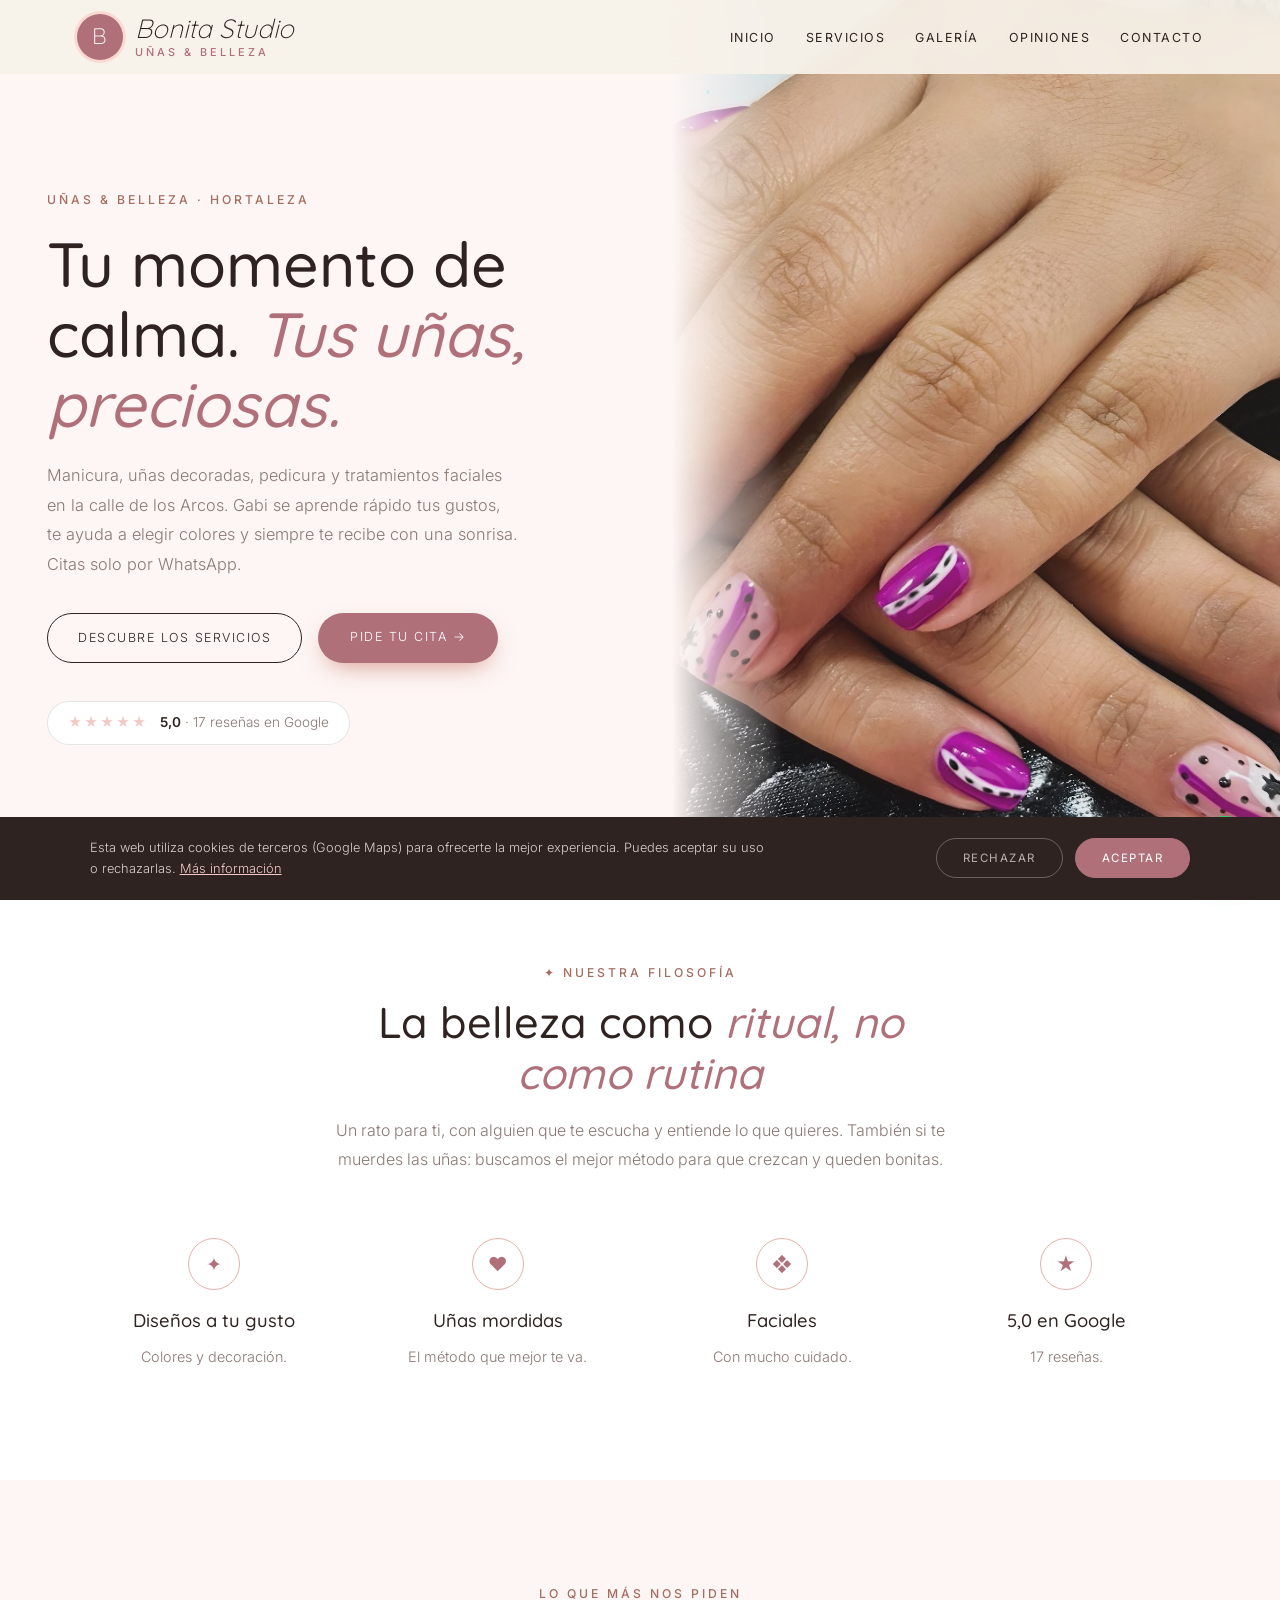
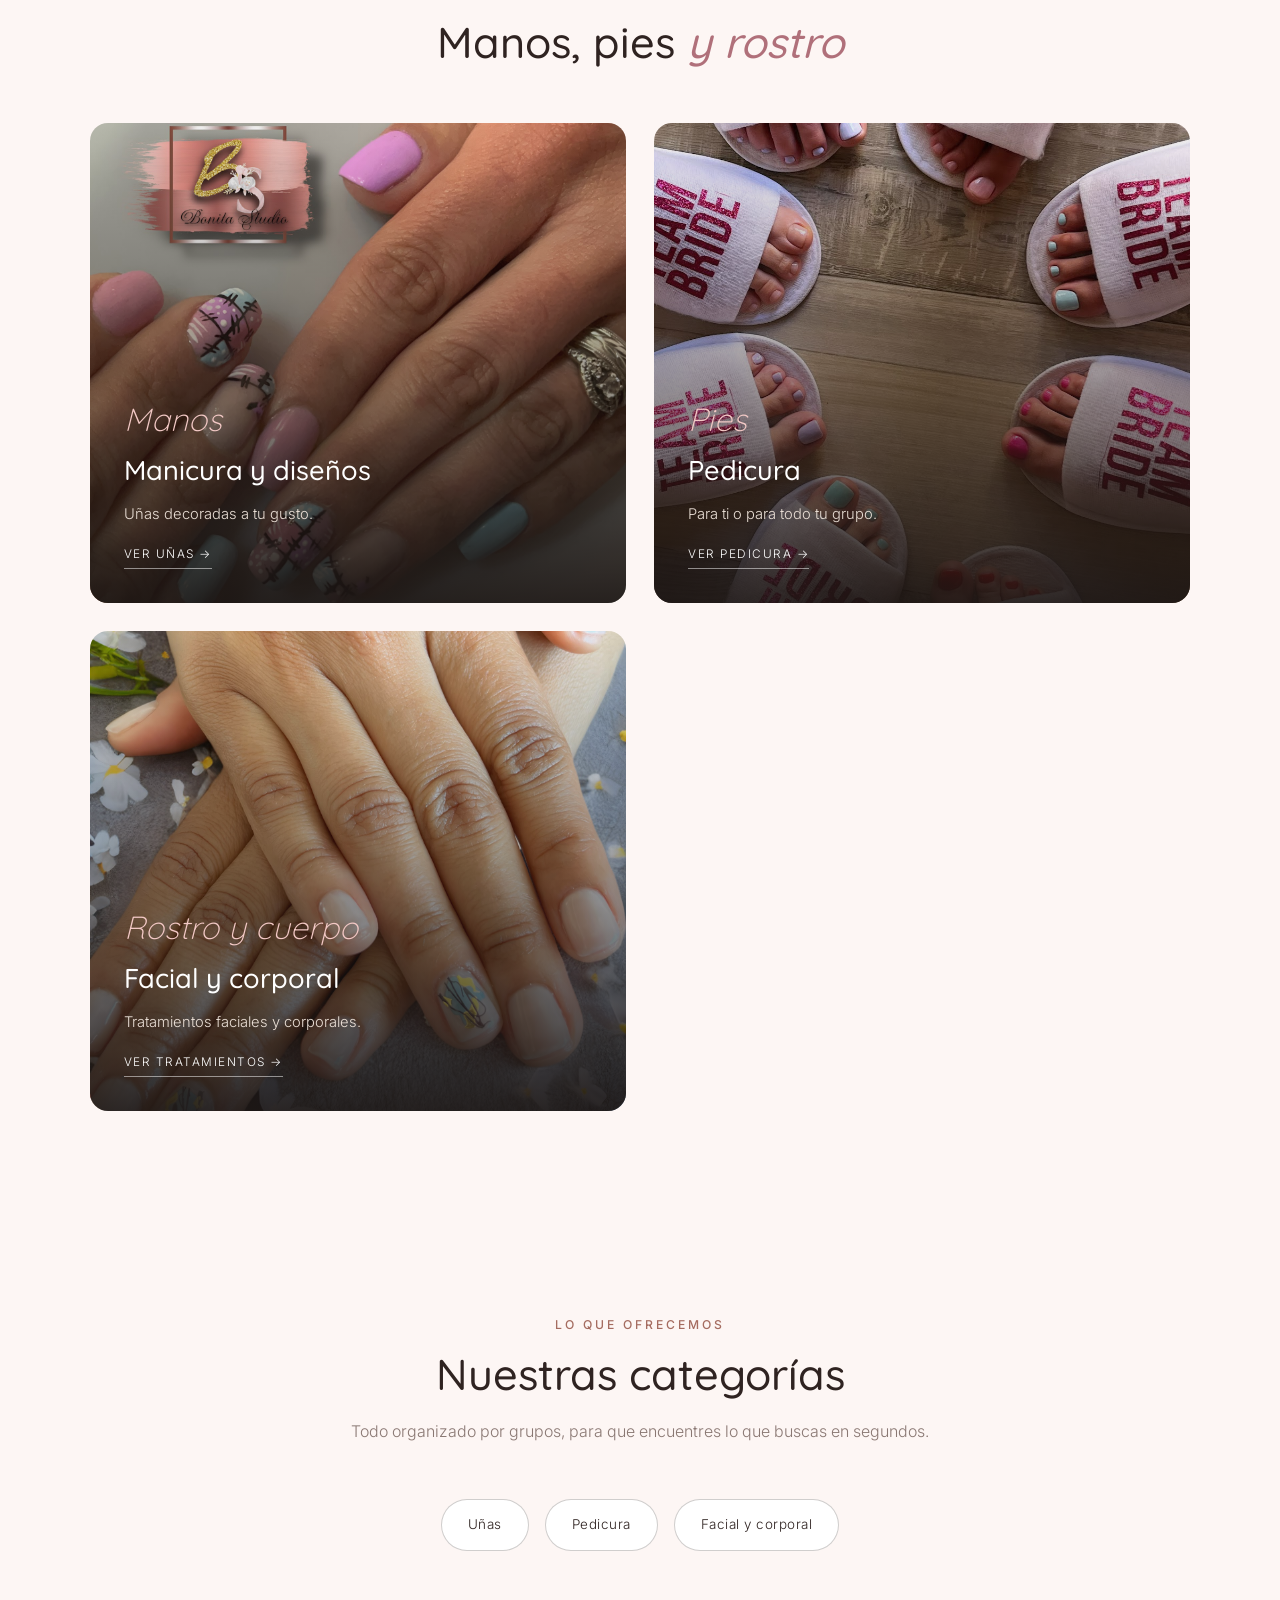
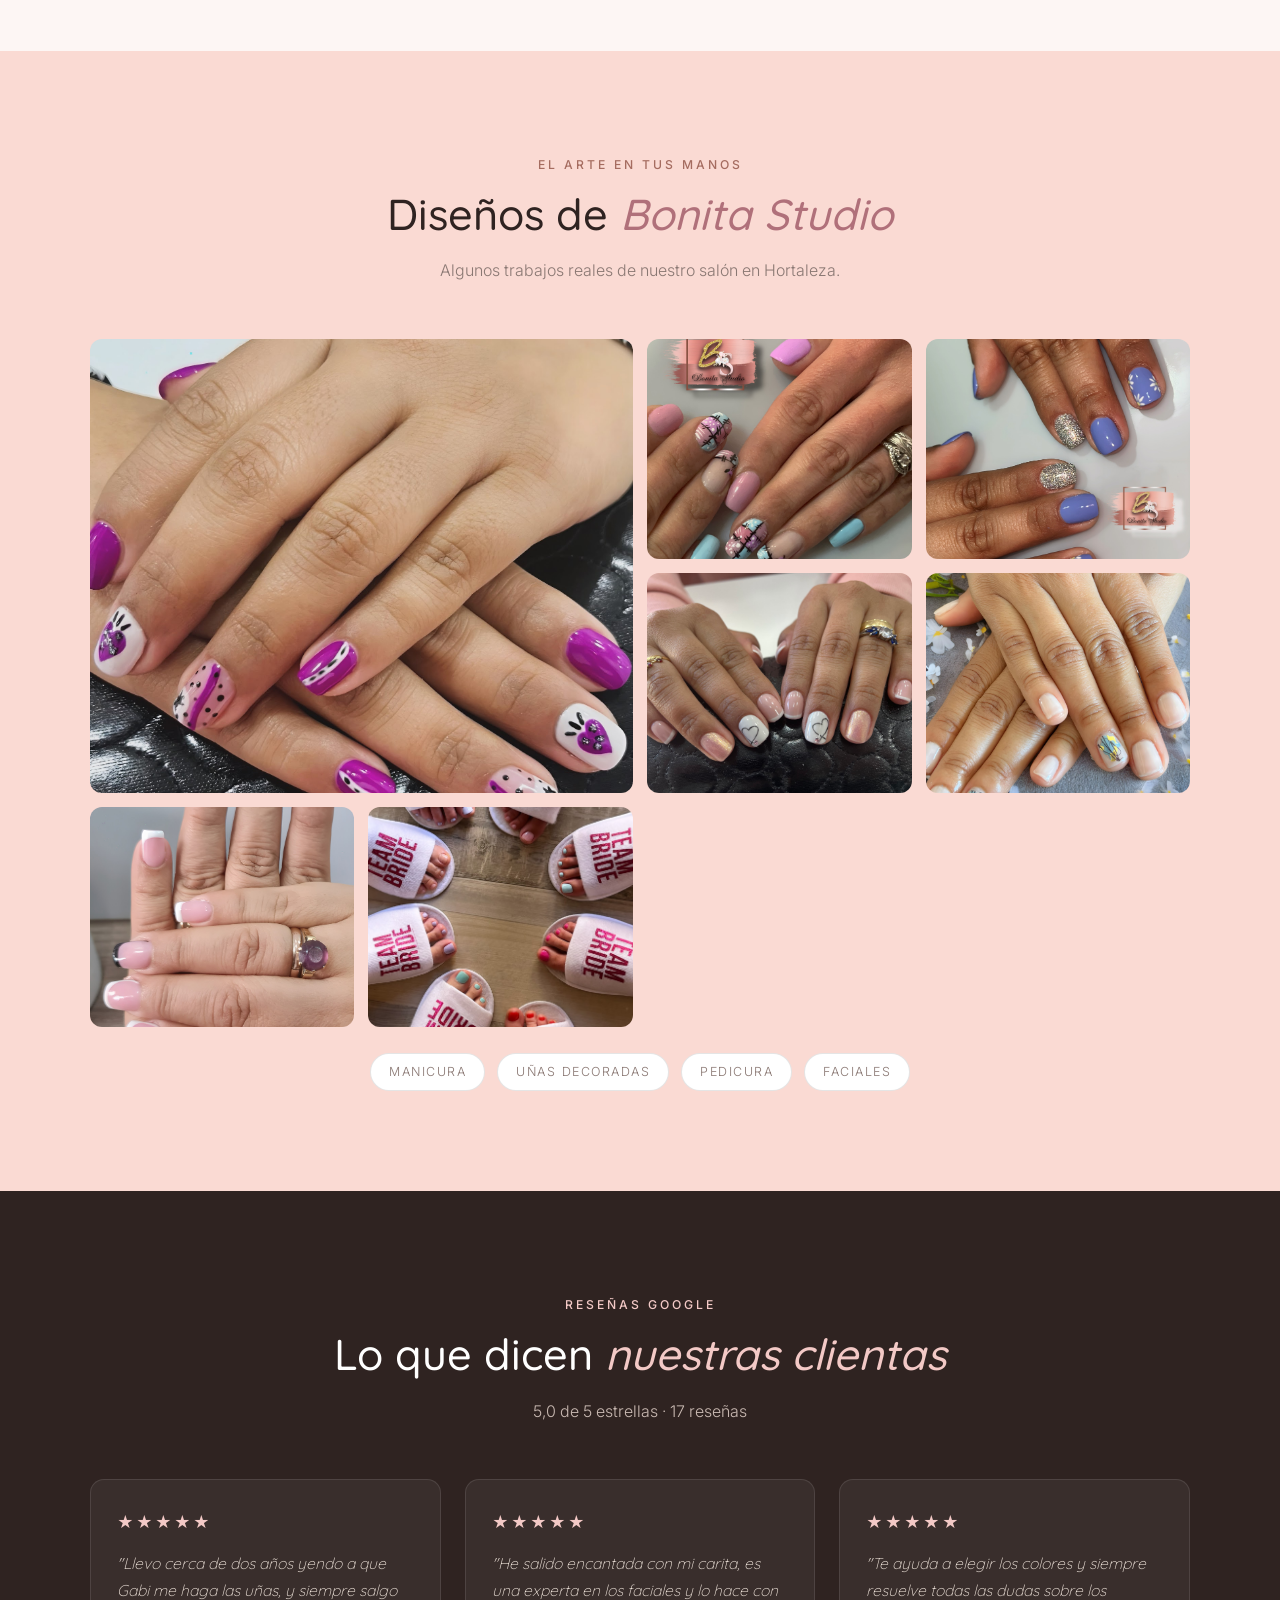
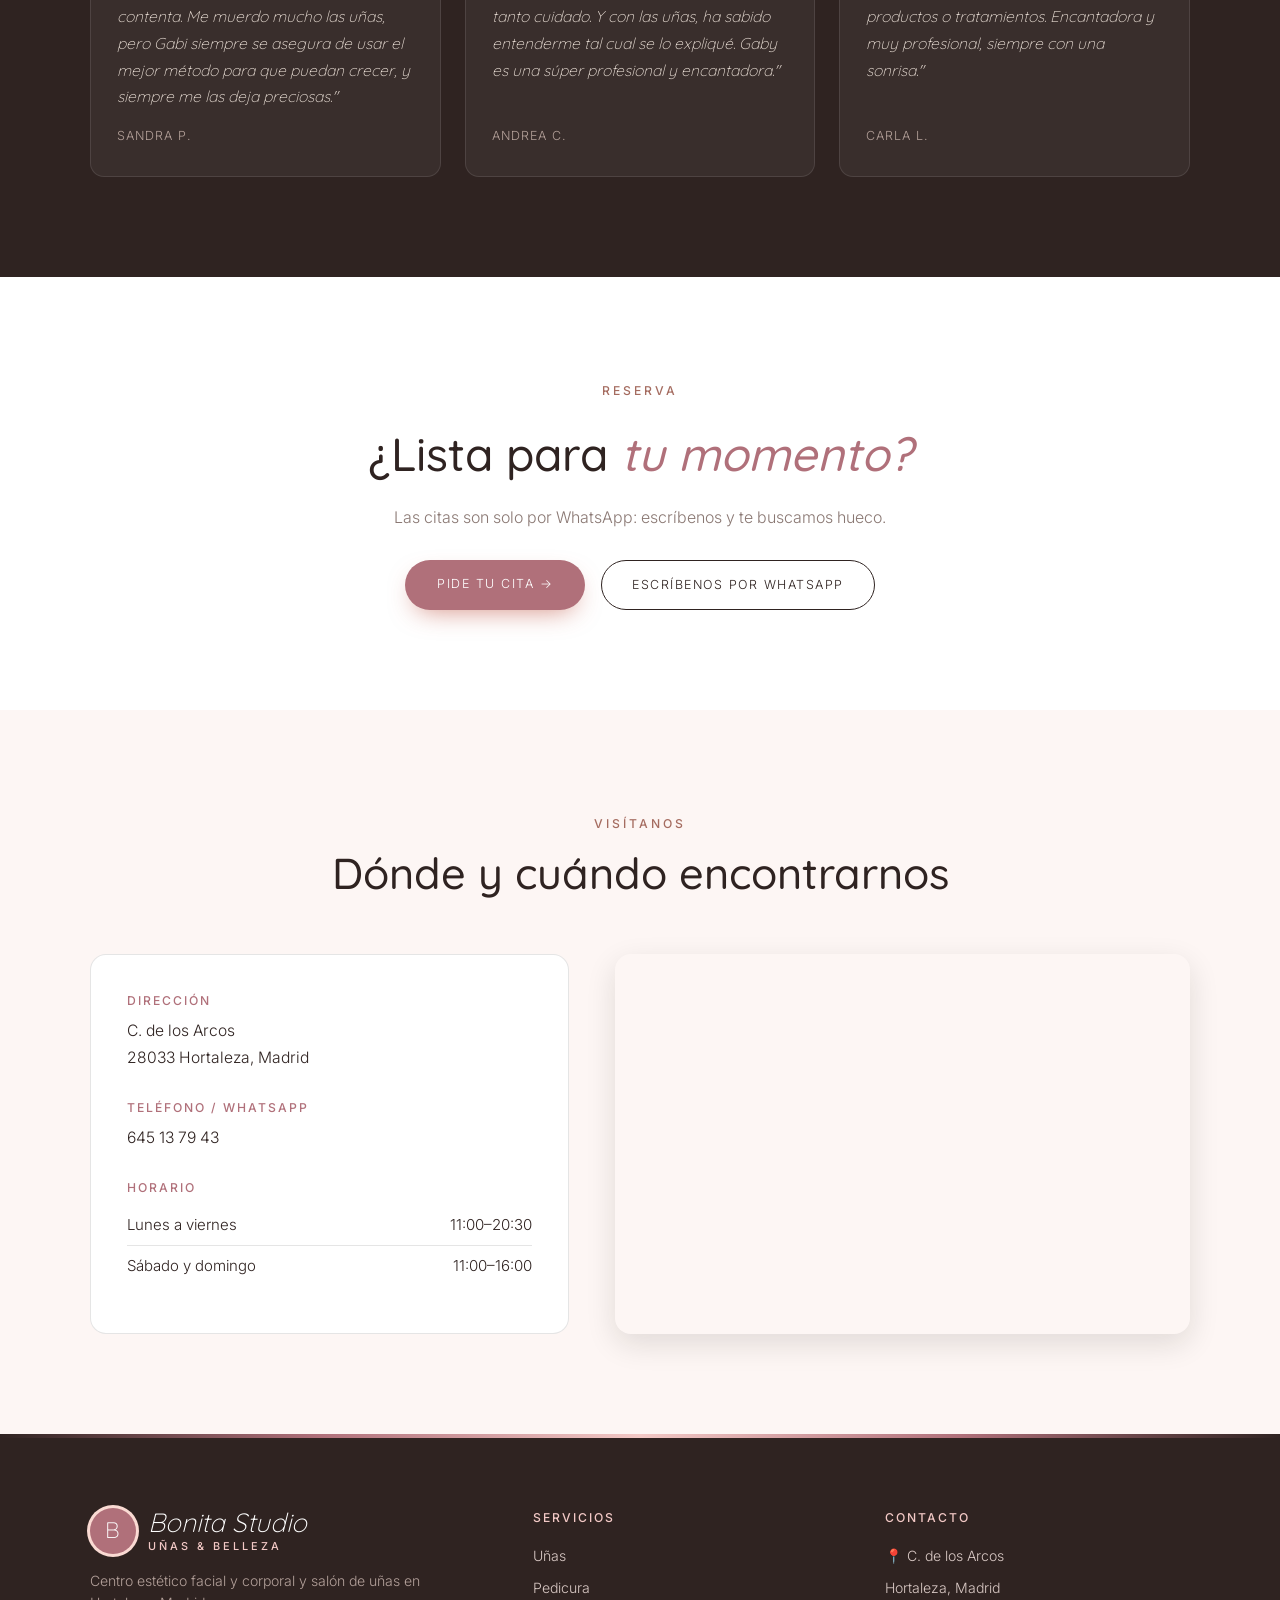
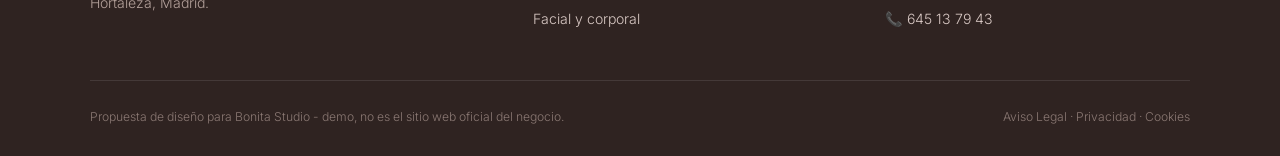
<file: index.html>
<!DOCTYPE html>
<html lang="es">
<head>
<meta charset="UTF-8">
<meta name="viewport" content="width=device-width, initial-scale=1.0">
<title>Bonita Studio — Salón de uñas y centro estético facial y corporal en Hortaleza</title>
<meta name="description" content="Bonita Studio, centro estético facial y corporal y salón de uñas en C. de los Arcos, Hortaleza (Madrid). Manicura, uñas decoradas, pedicura y tratamientos faciales con Gabi. Citas solo por WhatsApp. 5,0★ con 17 reseñas en Google.">
<meta name="theme-color" content="#2f2321">
<meta property="og:title" content="Bonita Studio · Hortaleza">
<meta property="og:image" content="maps_07.jpg">

<link rel="preconnect" href="https://fonts.googleapis.com"><link rel="preconnect" href="https://fonts.gstatic.com" crossorigin><link href="https://fonts.googleapis.com/css2?family=Quicksand:wght@500;600&family=Inter:wght@300;400;500;600&display=swap" rel="stylesheet">
<link rel="stylesheet" href="styles.css">
</head>
<body>

<header id="header">
  <a href="index.html" class="logo" aria-label="Bonita Studio, inicio"><span class="logo-mark">B</span><span class="logo-text"><span class="script">Bonita Studio</span><small>uñas & belleza</small></span></a>
  <nav id="nav" aria-label="Navegación principal"><ul><li><a href="index.html#inicio">Inicio</a></li><li><a href="servicios.html">Servicios</a></li><li><a href="index.html#galeria">Galería</a></li><li><a href="index.html#opiniones">Opiniones</a></li><li><a href="index.html#contacto">Contacto</a></li></ul></nav><button class="nav-toggle" id="navToggle" aria-label="Abrir menú">☰</button>
</header>

<section class="hero" id="inicio">
  <div class="hero-text">
    <span class="eyebrow">Uñas & belleza · Hortaleza</span>
    <h1>Tu momento de calma. <em>Tus uñas, preciosas.</em></h1>
    <p>Manicura, uñas decoradas, pedicura y tratamientos faciales en la calle de los Arcos. Gabi se aprende rápido tus gustos, te ayuda a elegir colores y siempre te recibe con una sonrisa. Citas solo por WhatsApp.</p>
    <div class="hero-ctas">
      <a href="servicios.html" class="btn-outline">Descubre los servicios</a>
      <a href="https://wa.me/34645137943?text=Hola%2C%20quiero%20pedir%20cita%20en%20Bonita%20Studio" class="btn-solid" target="_blank" rel="noopener">Pide tu cita →</a>
    </div>
    <a class="hero-rating" href="https://www.google.com/maps/search/?api=1&query=Bonita+Studio,+Calle+de+los+Arcos,+Hortaleza,+Madrid" target="_blank" rel="noopener"><span class="stars">★★★★★</span><span><strong>5,0</strong> · 17 reseñas en Google</span></a>
  </div>
  <div class="hero-img"><img src="maps_07.jpg" alt="Uñas decoradas en Bonita Studio, Hortaleza" style="object-position:center 50%;"></div>
</section>

<section class="trust">
  <div class="section-head">
    <span class="eyebrow">✦ Nuestra filosofía</span>
    <h2>La belleza como <em>ritual, no como rutina</em></h2>
    <p>Un rato para ti, con alguien que te escucha y entiende lo que quieres. También si te muerdes las uñas: buscamos el mejor método para que crezcan y queden bonitas.</p>
  </div>
  <div class="trust-grid">
    <div class="trust-card"><span class="trust-ic">✦</span><h3>Diseños a tu gusto</h3><p>Colores y decoración.</p></div>
    <div class="trust-card"><span class="trust-ic">♥</span><h3>Uñas mordidas</h3><p>El método que mejor te va.</p></div>
    <div class="trust-card"><span class="trust-ic">❖</span><h3>Faciales</h3><p>Con mucho cuidado.</p></div>
    <div class="trust-card"><span class="trust-ic">★</span><h3>5,0 en Google</h3><p>17 reseñas.</p></div>
  </div>
</section>

<section class="worlds">
  <div class="section-head">
    <span class="eyebrow">Lo que más nos piden</span>
    <h2>Manos, pies <em>y rostro</em></h2>
  </div>
  <div class="worlds-grid">
    <a href="servicios.html#unas" class="world-card"><img src="maps_03.jpg" alt="Manicura y diseños"><div class="world-text"><span class="script">Manos</span><h3>Manicura y diseños</h3><p>Uñas decoradas a tu gusto.</p><span class="world-link">Ver uñas →</span></div></a>
    <a href="servicios.html#pies" class="world-card"><img src="maps_01.jpg" alt="Pedicura"><div class="world-text"><span class="script">Pies</span><h3>Pedicura</h3><p>Para ti o para todo tu grupo.</p><span class="world-link">Ver pedicura →</span></div></a>
    <a href="servicios.html#facial" class="world-card"><img src="maps_04.jpg" alt="Facial y corporal"><div class="world-text"><span class="script">Rostro y cuerpo</span><h3>Facial y corporal</h3><p>Tratamientos faciales y corporales.</p><span class="world-link">Ver tratamientos →</span></div></a>
  </div>
</section>

<section>
  <div class="section-head">
    <span class="eyebrow">Lo que ofrecemos</span>
    <h2>Nuestras categorías</h2>
    <p>Todo organizado por grupos, para que encuentres lo que buscas en segundos.</p>
  </div>
  <div class="cat-pills">
    <a href="servicios.html#unas" class="cat-pill">Uñas</a>
    <a href="servicios.html#pies" class="cat-pill">Pedicura</a>
    <a href="servicios.html#facial" class="cat-pill">Facial y corporal</a>
  </div>
</section>

<section class="gallery-wrap" id="galeria">
  <div class="section-head">
    <span class="eyebrow">El arte en tus manos</span>
    <h2>Diseños de <em>Bonita Studio</em></h2>
    <p>Algunos trabajos reales de nuestro salón en Hortaleza.</p>
  </div>
  <div class="gallery">
    <figure class="big"><img src="maps_07.jpg" alt="Uñas decoradas en fucsia en Bonita Studio" loading="lazy"></figure>
    <figure><img src="maps_03.jpg" alt="Manicura con diseño de cuadros" loading="lazy"></figure>
    <figure><img src="maps_06.jpg" alt="Uñas lila con flores y brillo" loading="lazy"></figure>
    <figure><img src="maps_05.jpg" alt="Manicura nude con corazones" loading="lazy"></figure>
    <figure><img src="maps_04.jpg" alt="Manicura natural con detalle" loading="lazy"></figure>
    <figure><img src="maps_09.jpg" alt="Francesa" loading="lazy"></figure>
    <figure><img src="maps_01.jpg" alt="Pedicura para una despedida de soltera" loading="lazy"></figure>
  </div>
  <div class="brands"><span>Manicura</span><span>Uñas decoradas</span><span>Pedicura</span><span>Faciales</span></div>
</section>

<section class="reviews-wrap" id="opiniones">
  <div class="section-head">
    <span class="eyebrow">Reseñas Google</span>
    <h2>Lo que dicen <em>nuestras clientas</em></h2>
    <p>5,0 de 5 estrellas · 17 reseñas</p>
  </div>
  <div class="review-grid">
    <div class="review-card"><div class="stars">★★★★★</div><p>"Llevo cerca de dos años yendo a que Gabi me haga las uñas, y siempre salgo contenta. Me muerdo mucho las uñas, pero Gabi siempre se asegura de usar el mejor método para que puedan crecer, y siempre me las deja preciosas."</p><cite>Sandra P.</cite></div>
    <div class="review-card"><div class="stars">★★★★★</div><p>"He salido encantada con mi carita, es una experta en los faciales y lo hace con tanto cuidado. Y con las uñas, ha sabido entenderme tal cual se lo expliqué. Gaby es una súper profesional y encantadora."</p><cite>Andrea C.</cite></div>
    <div class="review-card"><div class="stars">★★★★★</div><p>"Te ayuda a elegir los colores y siempre resuelve todas las dudas sobre los productos o tratamientos. Encantadora y muy profesional, siempre con una sonrisa."</p><cite>Carla L.</cite></div>
  </div>
</section>

<section class="cta-section">
  <span class="eyebrow">Reserva</span>
  <h2>¿Lista para <em>tu momento?</em></h2>
  <p>Las citas son solo por WhatsApp: escríbenos y te buscamos hueco.</p>
  <div class="cta-row">
    <a href="https://wa.me/34645137943?text=Hola%2C%20quiero%20pedir%20cita%20en%20Bonita%20Studio" class="btn-solid" target="_blank" rel="noopener">Pide tu cita →</a>
    <a href="https://wa.me/34645137943?text=Hola%2C%20quiero%20pedir%20cita%20en%20Bonita%20Studio" class="btn-outline" target="_blank" rel="noopener">Escríbenos por WhatsApp</a>
  </div>
</section>

<section class="contact-section" id="contacto">
  <div class="section-head">
    <span class="eyebrow">Visítanos</span>
    <h2>Dónde y cuándo encontrarnos</h2>
  </div>
  <div class="contact-grid">
    <div class="contact-info">
      <div class="contact-block"><h3>Dirección</h3><p>C. de los Arcos<br>28033 Hortaleza, Madrid</p></div>
      <div class="contact-block"><h3>Teléfono / WhatsApp</h3><p><a href="tel:+34645137943">645 13 79 43</a></p></div>
      <div class="contact-block"><h3>Horario</h3><ul class="hours-list"><li><span>Lunes a viernes</span><span>11:00–20:30</span></li><li><span>Sábado y domingo</span><span>11:00–16:00</span></li></ul></div>
      
    </div>
    <div class="contact-map">
      <iframe title="Mapa de Bonita Studio" src="https://www.google.com/maps?q=Bonita+Studio,+Calle+de+los+Arcos,+Hortaleza,+Madrid&output=embed" width="100%" height="100%" style="border:0;" allowfullscreen="" loading="lazy" referrerpolicy="no-referrer-when-downgrade"></iframe>
    </div>
  </div>
</section>

<footer>
  <div class="footer-grid">
    <div class="footer-brand">
      <a href="index.html" class="logo light"><span class="logo-mark">B</span><span class="logo-text"><span class="script">Bonita Studio</span><small>uñas & belleza</small></span></a>
      <p>Centro estético facial y corporal y salón de uñas en Hortaleza, Madrid.</p>
    </div>
    <div><h4>Servicios</h4><ul><li><a href="servicios.html#unas">Uñas</a></li><li><a href="servicios.html#pies">Pedicura</a></li><li><a href="servicios.html#facial">Facial y corporal</a></li></ul></div>
    <div><h4>Contacto</h4><ul><li>📍 C. de los Arcos</li><li>Hortaleza, Madrid</li><li>📞 <a href="tel:+34645137943">645 13 79 43</a></li></ul></div>
  </div>
  <div class="footer-bottom">
    <span>Propuesta de diseño para Bonita Studio - demo, no es el sitio web oficial del negocio.</span>
    <span><a href="aviso-legal.html">Aviso Legal</a> &middot; <a href="politica-privacidad.html">Privacidad</a> &middot; <a href="politica-cookies.html">Cookies</a></span>
  </div>
</footer>

<div id="cookie-banner" class="cookie-banner"><p>Esta web utiliza cookies de terceros (Google Maps) para ofrecerte la mejor experiencia. Puedes aceptar su uso o rechazarlas. <a href="politica-cookies.html">Más información</a></p><div class="cookie-actions"><button onclick="setCookieChoice('rejected')" class="ck-reject">Rechazar</button><button onclick="setCookieChoice('accepted')" class="ck-accept">Aceptar</button></div></div>
<div class="social-fabs"><a class="wa-fab" href="https://wa.me/34645137943?text=Hola%2C%20quiero%20pedir%20cita%20en%20Bonita%20Studio" target="_blank" rel="noopener" aria-label="Escribir por WhatsApp"><svg width="28" height="28" viewBox="0 0 24 24" fill="white"><path d="M17.5 14.4c-.3-.1-1.8-.9-2-1s-.5-.1-.7.1-.8 1-.9 1.2-.3.2-.6.1a8.2 8.2 0 0 1-2.4-1.5 9 9 0 0 1-1.7-2.1c-.2-.3 0-.5.1-.6l.4-.5.3-.5v-.5l-.9-2.2c-.2-.6-.5-.5-.7-.5h-.6a1.1 1.1 0 0 0-.8.4 3.4 3.4 0 0 0-1 2.5 5.9 5.9 0 0 0 1.2 3.1 13.5 13.5 0 0 0 5.2 4.6c2.6 1 2.6.7 3.1.6a2.6 2.6 0 0 0 1.7-1.2 2.1 2.1 0 0 0 .2-1.2c-.1-.1-.3-.2-.6-.3ZM12 21.8a9.8 9.8 0 0 1-5-1.4l-.4-.2-3.7 1 1-3.6-.2-.4A9.8 9.8 0 1 1 12 21.8Zm8.4-18.3A11.8 11.8 0 0 0 1.8 17.7L.2 23.8l6.3-1.6a11.8 11.8 0 0 0 5.6 1.4A11.8 11.8 0 0 0 20.4 3.5Z"/></svg></a></div>
<script src="main.js"></script>
</body>
</html>
</file>
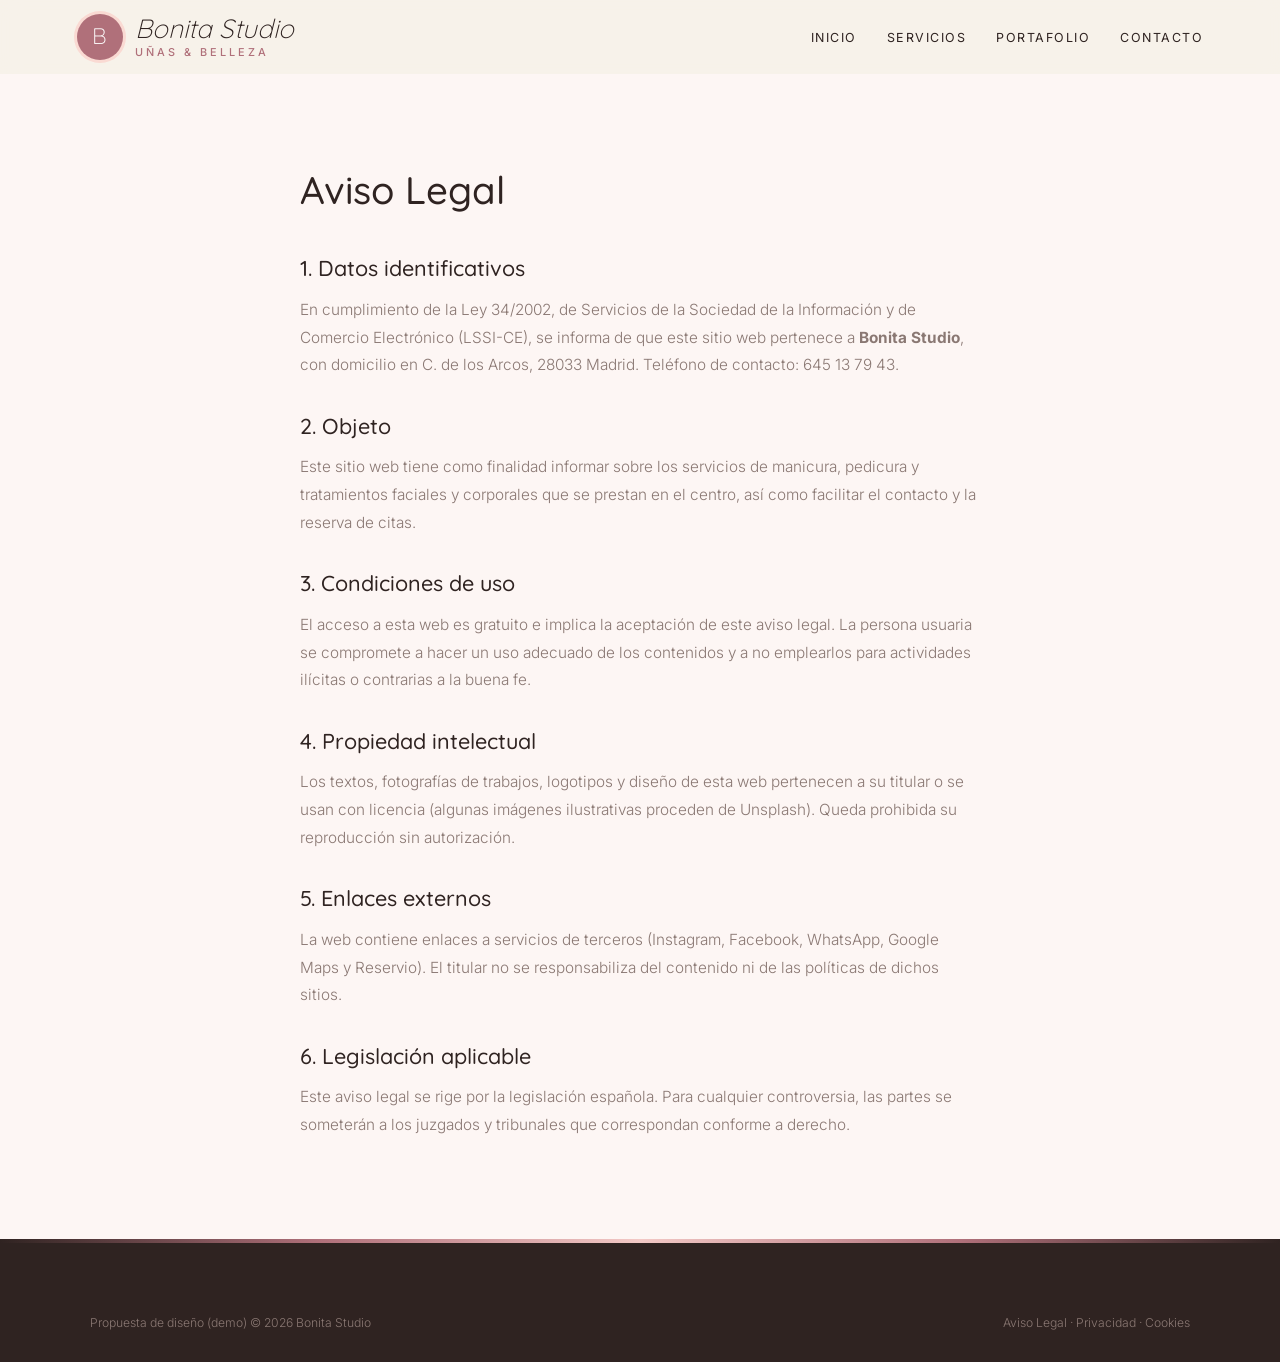
<file: aviso-legal.html>
<!DOCTYPE html>
<html lang="es">
<head>
<meta charset="UTF-8">
<meta name="viewport" content="width=device-width, initial-scale=1.0">
<title>Aviso Legal — Bonita Studio</title>
<meta name="robots" content="noindex">

<link rel="preconnect" href="https://fonts.googleapis.com">
<link href="https://fonts.googleapis.com/css2?family=Quicksand:wght@500;600&family=Inter:wght@300;400;500;600&display=swap" rel="stylesheet">
<link rel="stylesheet" href="styles.css">
</head>
<body>
<header id="header" class="scrolled">
  <a href="index.html" class="logo" aria-label="Bonita Studio, inicio">
    <span class="logo-mark">B</span>
    <span class="logo-text"><span class="script">Bonita Studio</span><small>uñas & belleza</small></span>
  </a>
  <nav id="nav" aria-label="Navegación principal">
    <ul>
      <li><a href="index.html#inicio">Inicio</a></li>
      <li><a href="servicios.html">Servicios</a></li>
      <li><a href="portafolio.html">Portafolio</a></li>
      <li><a href="index.html#contacto">Contacto</a></li>
    </ul>
  </nav>
  <button class="nav-toggle" id="navToggle" aria-label="Abrir menú">☰</button>
</header>
<main class="legal"><h1>Aviso Legal</h1>
<h2>1. Datos identificativos</h2>
<p>En cumplimiento de la Ley 34/2002, de Servicios de la Sociedad de la Información y de Comercio Electrónico (LSSI-CE), se informa de que este sitio web pertenece a <strong>Bonita Studio</strong>, con domicilio en C. de los Arcos, 28033 Madrid. Teléfono de contacto: 645 13 79 43.</p>
<h2>2. Objeto</h2>
<p>Este sitio web tiene como finalidad informar sobre los servicios de manicura, pedicura y tratamientos faciales y corporales que se prestan en el centro, así como facilitar el contacto y la reserva de citas.</p>
<h2>3. Condiciones de uso</h2>
<p>El acceso a esta web es gratuito e implica la aceptación de este aviso legal. La persona usuaria se compromete a hacer un uso adecuado de los contenidos y a no emplearlos para actividades ilícitas o contrarias a la buena fe.</p>
<h2>4. Propiedad intelectual</h2>
<p>Los textos, fotografías de trabajos, logotipos y diseño de esta web pertenecen a su titular o se usan con licencia (algunas imágenes ilustrativas proceden de Unsplash). Queda prohibida su reproducción sin autorización.</p>
<h2>5. Enlaces externos</h2>
<p>La web contiene enlaces a servicios de terceros (Instagram, Facebook, WhatsApp, Google Maps y Reservio). El titular no se responsabiliza del contenido ni de las políticas de dichos sitios.</p>
<h2>6. Legislación aplicable</h2>
<p>Este aviso legal se rige por la legislación española. Para cualquier controversia, las partes se someterán a los juzgados y tribunales que correspondan conforme a derecho.</p></main>
<footer>
  <div class="footer-bottom" style="margin-top:0">
    <span>Propuesta de diseño (demo) © 2026 Bonita Studio</span>
    <span><a href="aviso-legal.html">Aviso Legal</a> &middot; <a href="politica-privacidad.html">Privacidad</a> &middot; <a href="politica-cookies.html">Cookies</a></span>
  </div>
</footer>
<script src="main.js"></script>
</body>
</html>
</file>
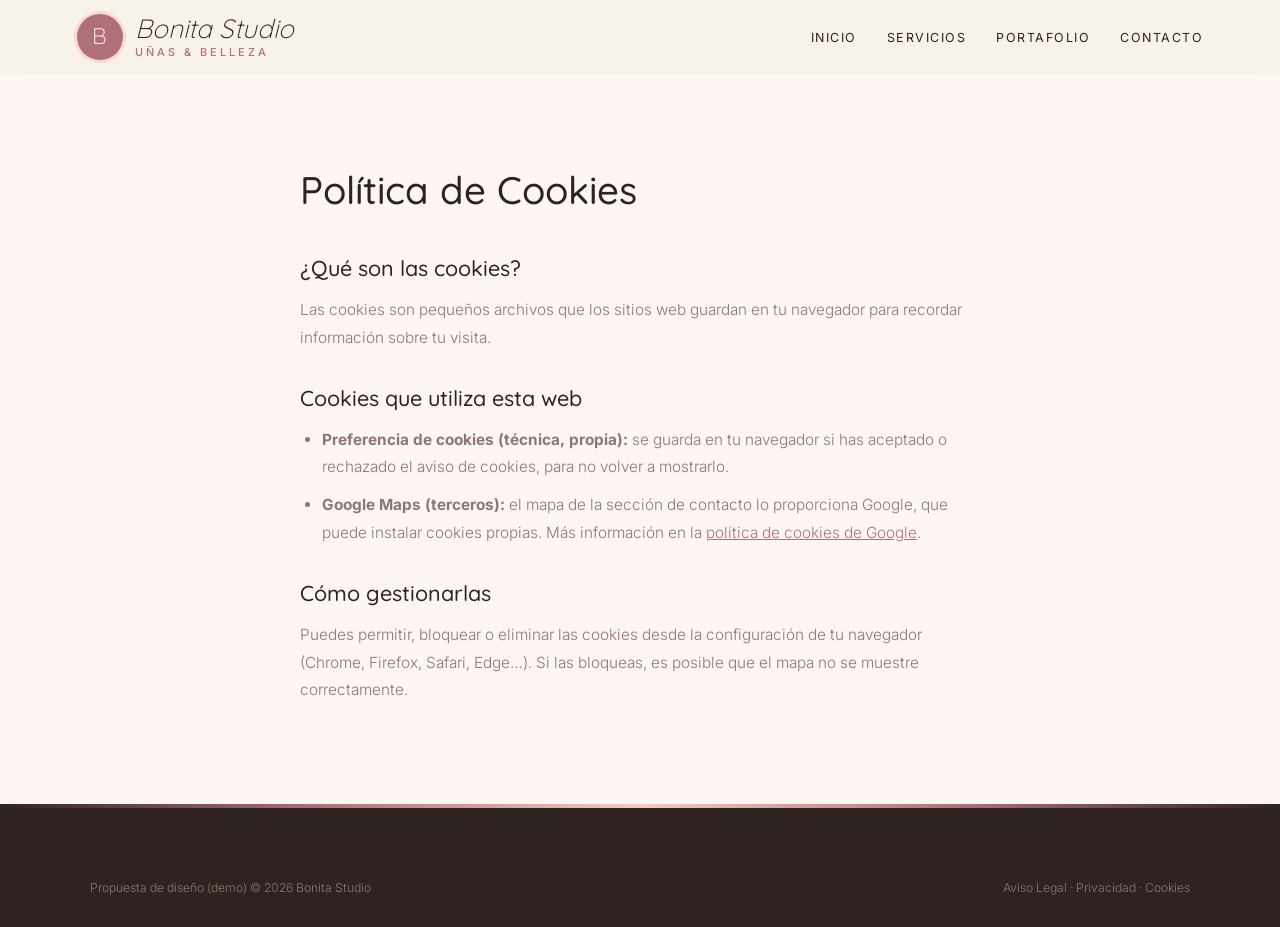
<file: politica-cookies.html>
<!DOCTYPE html>
<html lang="es">
<head>
<meta charset="UTF-8">
<meta name="viewport" content="width=device-width, initial-scale=1.0">
<title>Política de Cookies — Bonita Studio</title>
<meta name="robots" content="noindex">

<link rel="preconnect" href="https://fonts.googleapis.com">
<link href="https://fonts.googleapis.com/css2?family=Quicksand:wght@500;600&family=Inter:wght@300;400;500;600&display=swap" rel="stylesheet">
<link rel="stylesheet" href="styles.css">
</head>
<body>
<header id="header" class="scrolled">
  <a href="index.html" class="logo" aria-label="Bonita Studio, inicio">
    <span class="logo-mark">B</span>
    <span class="logo-text"><span class="script">Bonita Studio</span><small>uñas & belleza</small></span>
  </a>
  <nav id="nav" aria-label="Navegación principal">
    <ul>
      <li><a href="index.html#inicio">Inicio</a></li>
      <li><a href="servicios.html">Servicios</a></li>
      <li><a href="portafolio.html">Portafolio</a></li>
      <li><a href="index.html#contacto">Contacto</a></li>
    </ul>
  </nav>
  <button class="nav-toggle" id="navToggle" aria-label="Abrir menú">☰</button>
</header>
<main class="legal"><h1>Política de Cookies</h1>
<h2>¿Qué son las cookies?</h2>
<p>Las cookies son pequeños archivos que los sitios web guardan en tu navegador para recordar información sobre tu visita.</p>
<h2>Cookies que utiliza esta web</h2>
<ul>
<li><strong>Preferencia de cookies (técnica, propia):</strong> se guarda en tu navegador si has aceptado o rechazado el aviso de cookies, para no volver a mostrarlo.</li>
<li><strong>Google Maps (terceros):</strong> el mapa de la sección de contacto lo proporciona Google, que puede instalar cookies propias. Más información en la <a href="https://policies.google.com/technologies/cookies" target="_blank" rel="noopener">política de cookies de Google</a>.</li>
</ul>
<h2>Cómo gestionarlas</h2>
<p>Puedes permitir, bloquear o eliminar las cookies desde la configuración de tu navegador (Chrome, Firefox, Safari, Edge…). Si las bloqueas, es posible que el mapa no se muestre correctamente.</p></main>
<footer>
  <div class="footer-bottom" style="margin-top:0">
    <span>Propuesta de diseño (demo) © 2026 Bonita Studio</span>
    <span><a href="aviso-legal.html">Aviso Legal</a> &middot; <a href="politica-privacidad.html">Privacidad</a> &middot; <a href="politica-cookies.html">Cookies</a></span>
  </div>
</footer>
<script src="main.js"></script>
</body>
</html>
</file>
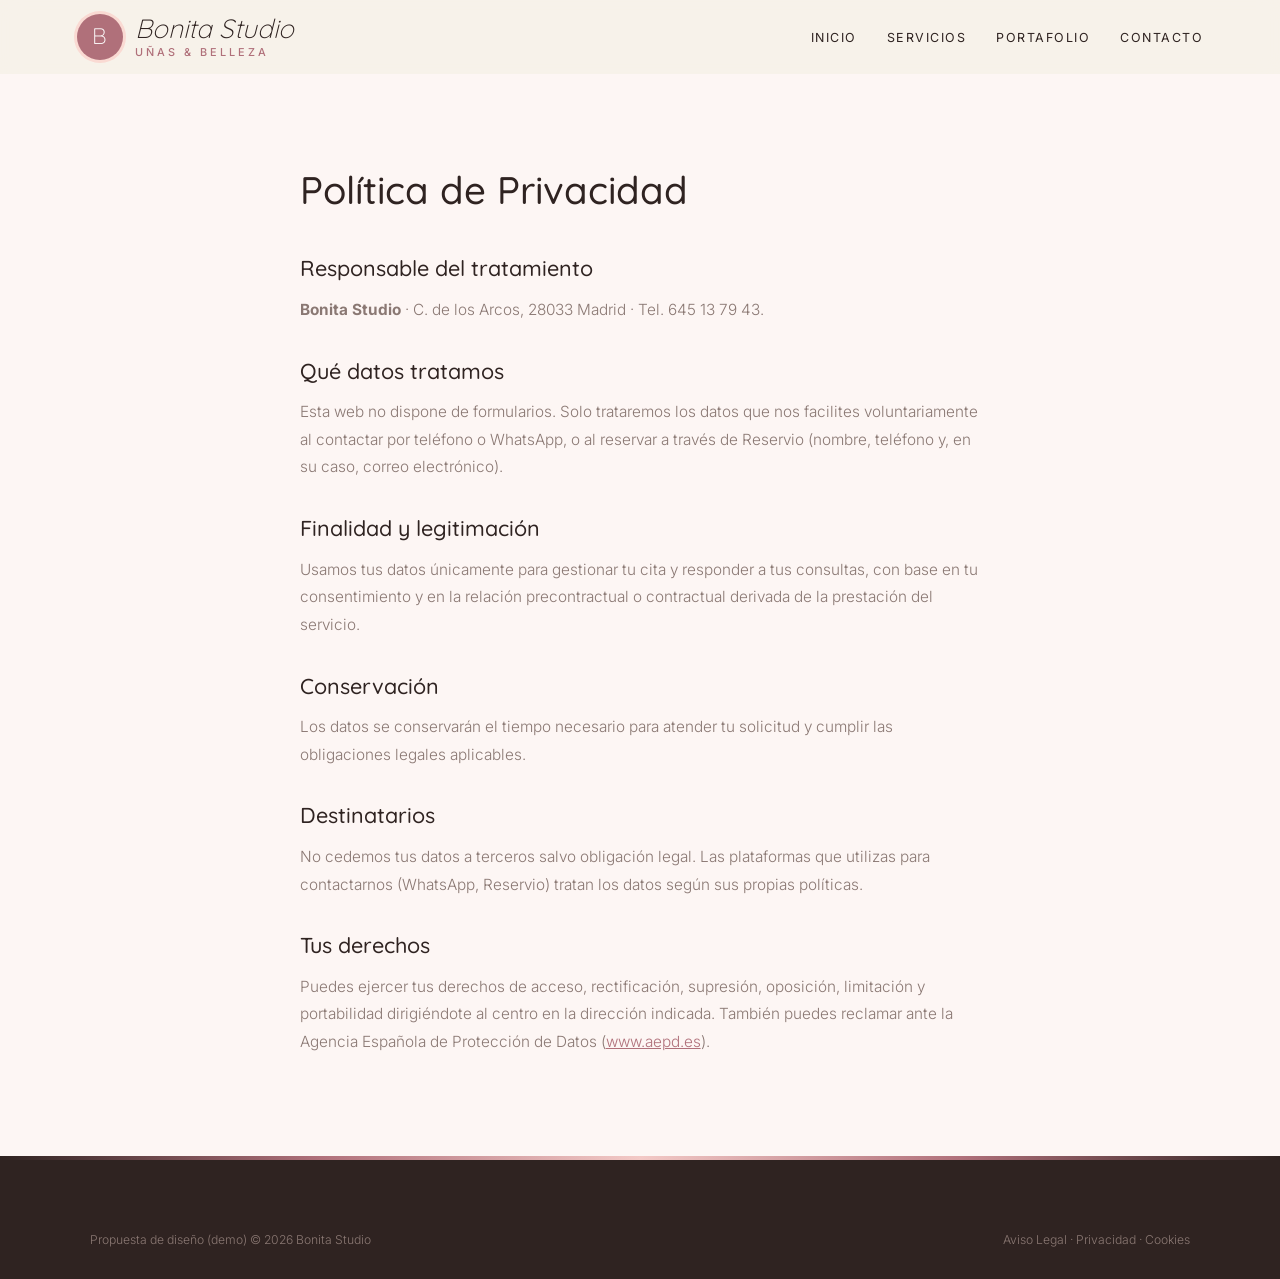
<file: politica-privacidad.html>
<!DOCTYPE html>
<html lang="es">
<head>
<meta charset="UTF-8">
<meta name="viewport" content="width=device-width, initial-scale=1.0">
<title>Política de Privacidad — Bonita Studio</title>
<meta name="robots" content="noindex">

<link rel="preconnect" href="https://fonts.googleapis.com">
<link href="https://fonts.googleapis.com/css2?family=Quicksand:wght@500;600&family=Inter:wght@300;400;500;600&display=swap" rel="stylesheet">
<link rel="stylesheet" href="styles.css">
</head>
<body>
<header id="header" class="scrolled">
  <a href="index.html" class="logo" aria-label="Bonita Studio, inicio">
    <span class="logo-mark">B</span>
    <span class="logo-text"><span class="script">Bonita Studio</span><small>uñas & belleza</small></span>
  </a>
  <nav id="nav" aria-label="Navegación principal">
    <ul>
      <li><a href="index.html#inicio">Inicio</a></li>
      <li><a href="servicios.html">Servicios</a></li>
      <li><a href="portafolio.html">Portafolio</a></li>
      <li><a href="index.html#contacto">Contacto</a></li>
    </ul>
  </nav>
  <button class="nav-toggle" id="navToggle" aria-label="Abrir menú">☰</button>
</header>
<main class="legal"><h1>Política de Privacidad</h1>
<h2>Responsable del tratamiento</h2>
<p><strong>Bonita Studio</strong> · C. de los Arcos, 28033 Madrid · Tel. 645 13 79 43.</p>
<h2>Qué datos tratamos</h2>
<p>Esta web no dispone de formularios. Solo trataremos los datos que nos facilites voluntariamente al contactar por teléfono o WhatsApp, o al reservar a través de Reservio (nombre, teléfono y, en su caso, correo electrónico).</p>
<h2>Finalidad y legitimación</h2>
<p>Usamos tus datos únicamente para gestionar tu cita y responder a tus consultas, con base en tu consentimiento y en la relación precontractual o contractual derivada de la prestación del servicio.</p>
<h2>Conservación</h2>
<p>Los datos se conservarán el tiempo necesario para atender tu solicitud y cumplir las obligaciones legales aplicables.</p>
<h2>Destinatarios</h2>
<p>No cedemos tus datos a terceros salvo obligación legal. Las plataformas que utilizas para contactarnos (WhatsApp, Reservio) tratan los datos según sus propias políticas.</p>
<h2>Tus derechos</h2>
<p>Puedes ejercer tus derechos de acceso, rectificación, supresión, oposición, limitación y portabilidad dirigiéndote al centro en la dirección indicada. También puedes reclamar ante la Agencia Española de Protección de Datos (<a href="https://www.aepd.es" target="_blank" rel="noopener">www.aepd.es</a>).</p></main>
<footer>
  <div class="footer-bottom" style="margin-top:0">
    <span>Propuesta de diseño (demo) © 2026 Bonita Studio</span>
    <span><a href="aviso-legal.html">Aviso Legal</a> &middot; <a href="politica-privacidad.html">Privacidad</a> &middot; <a href="politica-cookies.html">Cookies</a></span>
  </div>
</footer>
<script src="main.js"></script>
</body>
</html>
</file>
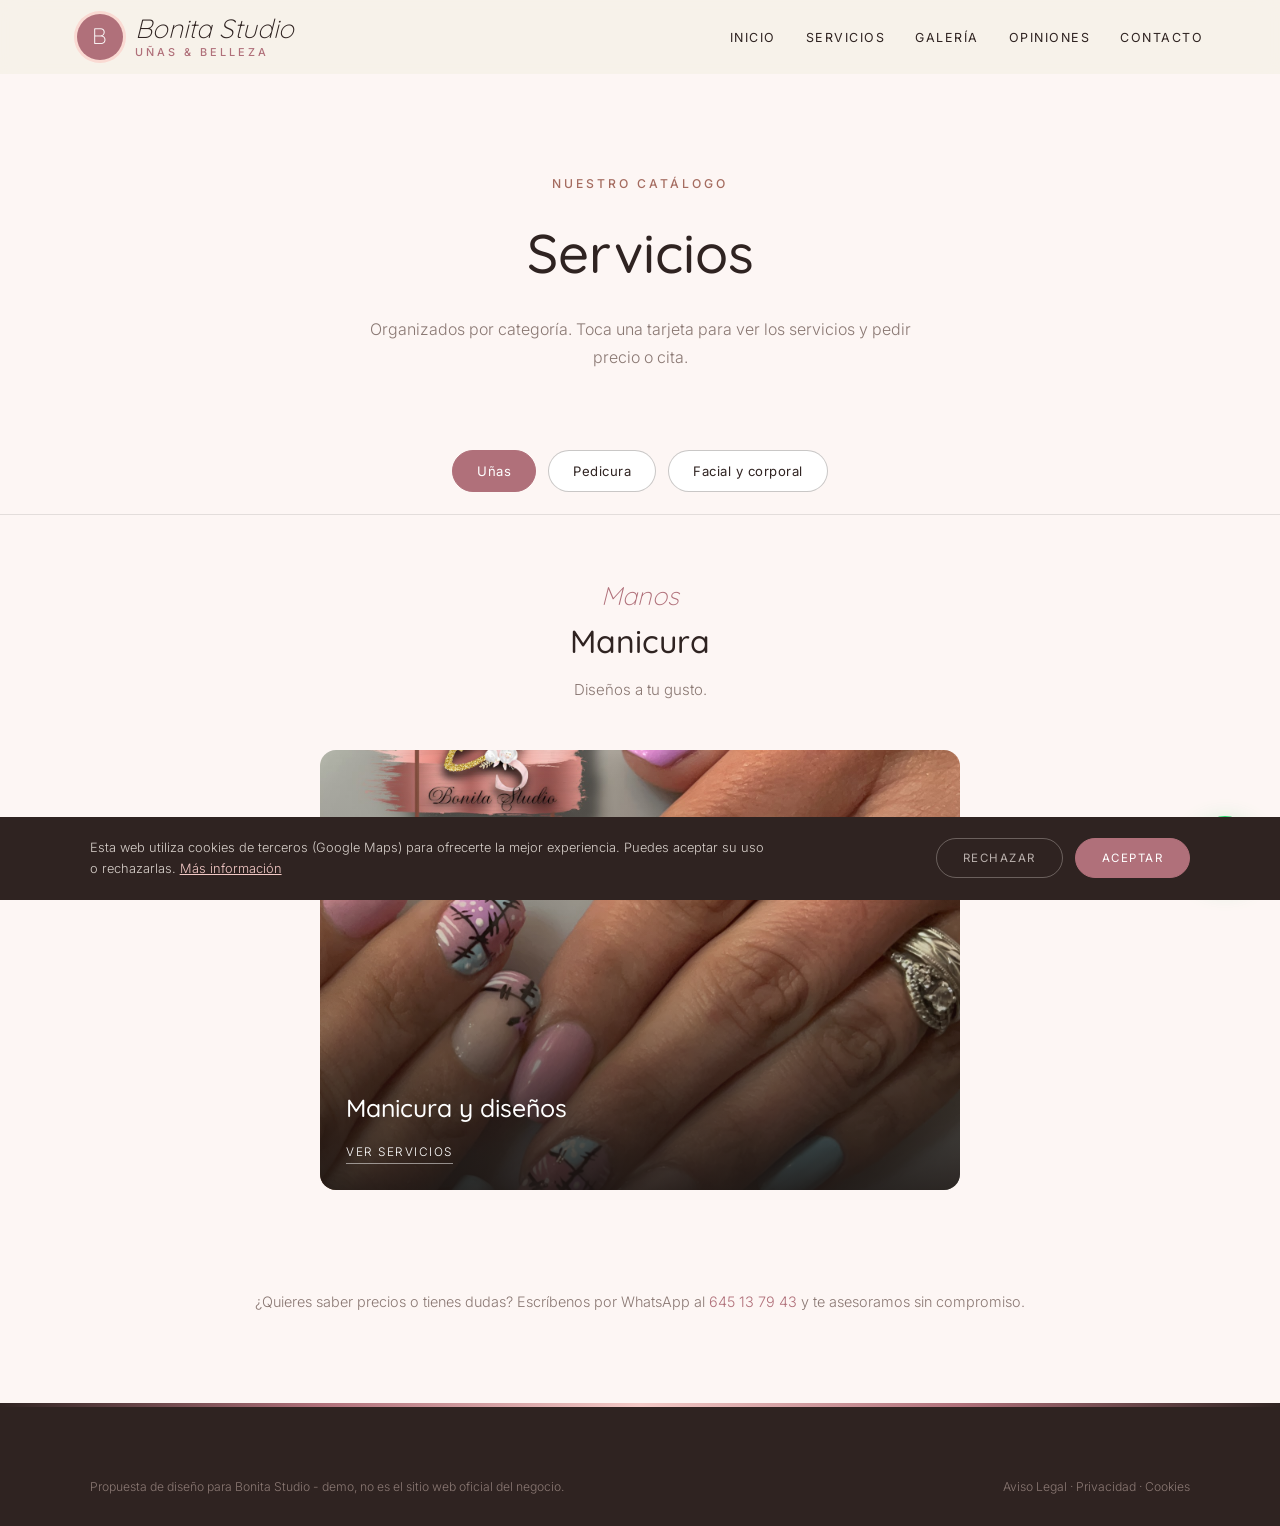
<file: servicios.html>
<!DOCTYPE html>
<html lang="es">
<head>
<meta charset="UTF-8">
<meta name="viewport" content="width=device-width, initial-scale=1.0">
<title>Servicios — Bonita Studio · Hortaleza</title>
<meta name="description" content="Servicios de Bonita Studio en Hortaleza.">

<link rel="preconnect" href="https://fonts.googleapis.com"><link rel="preconnect" href="https://fonts.gstatic.com" crossorigin><link href="https://fonts.googleapis.com/css2?family=Quicksand:wght@500;600&family=Inter:wght@300;400;500;600&display=swap" rel="stylesheet">
<link rel="stylesheet" href="styles.css">
</head>
<body>

<header id="header" class="scrolled">
  <a href="index.html" class="logo" aria-label="Bonita Studio, inicio"><span class="logo-mark">B</span><span class="logo-text"><span class="script">Bonita Studio</span><small>uñas & belleza</small></span></a>
  <nav id="nav" aria-label="Navegación principal"><ul><li><a href="index.html#inicio">Inicio</a></li><li><a href="servicios.html">Servicios</a></li><li><a href="index.html#galeria">Galería</a></li><li><a href="index.html#opiniones">Opiniones</a></li><li><a href="index.html#contacto">Contacto</a></li></ul></nav><button class="nav-toggle" id="navToggle" aria-label="Abrir menú">☰</button>
</header>

<div class="page-hero">
  <span class="eyebrow">Nuestro catálogo</span>
  <h1>Servicios</h1>
  <p>Organizados por categoría. Toca una tarjeta para ver los servicios y pedir precio o cita.</p>
</div>

<div class="tabs">
  <button class="tab-btn active" data-tab="unas">Uñas</button>
  <button class="tab-btn" data-tab="pies">Pedicura</button>
  <button class="tab-btn" data-tab="facial">Facial y corporal</button>
  
</div>

<div class="tab-panel active" id="unas">
  <div class="tab-intro"><span class="script">Manos</span><h2>Manicura</h2><p>Diseños a tu gusto.</p></div>
  <div class="cat-grid single">
    <div class="cat-card" onclick="openModal('unas')"><img src="maps_03.jpg" alt="Manicura y diseños" loading="lazy"><div class="cat-card-text"><h3>Manicura y diseños</h3><span>Ver servicios</span></div></div>
  </div>
</div>

<div class="tab-panel" id="pies">
  <div class="tab-intro"><span class="script">Pies</span><h2>Pedicura</h2><p>También para grupos y despedidas.</p></div>
  <div class="cat-grid single">
    <div class="cat-card" onclick="openModal('pies')"><img src="maps_01.jpg" alt="Pedicura" loading="lazy"><div class="cat-card-text"><h3>Pedicura</h3><span>Ver servicios</span></div></div>
  </div>
</div>

<div class="tab-panel" id="facial">
  <div class="tab-intro"><span class="script">Rostro y cuerpo</span><h2>Tratamientos faciales y corporales</h2><p>Con mucho cuidado.</p></div>
  <div class="cat-grid single">
    <div class="cat-card" onclick="openModal('facial')"><img src="maps_04.jpg" alt="Facial y corporal" loading="lazy"><div class="cat-card-text"><h3>Facial y corporal</h3><span>Ver servicios</span></div></div>
  </div>
</div>


<p class="services-note">¿Quieres saber precios o tienes dudas? Escríbenos por WhatsApp al <a href="https://wa.me/34645137943" target="_blank" rel="noopener" style="color:var(--red)">645 13 79 43</a> y te asesoramos sin compromiso.</p>

<div class="modal-overlay" id="modal-unas"><div class="modal">
  <button class="modal-close" onclick="closeModal('unas')" aria-label="Cerrar">×</button>
  <h3>Manicura y diseños</h3><p class="modal-sub">Manos</p>
  <div class="svc-row"><div><div class="svc-name">Manicura</div><span class="svc-desc"></span></div><div class="svc-price">Consultar</div></div>
  <div class="svc-row"><div><div class="svc-name">Uñas decoradas</div><span class="svc-desc"></span></div><div class="svc-price">Consultar</div></div>
  <div class="svc-row"><div><div class="svc-name">Francesa</div><span class="svc-desc"></span></div><div class="svc-price">Consultar</div></div>
  <div class="svc-row"><div><div class="svc-name">Cuidado de uñas mordidas</div><span class="svc-desc"></span></div><div class="svc-price">Consultar</div></div>
  <a class="modal-cta alt" href="https://wa.me/34645137943?text=Hola%2C%20quiero%20informaci%C3%B3n%20sobre%20manicura%20y%20dise%C3%B1os" target="_blank" rel="noopener">Pedir cita por WhatsApp</a>
</div></div>

<div class="modal-overlay" id="modal-pies"><div class="modal">
  <button class="modal-close" onclick="closeModal('pies')" aria-label="Cerrar">×</button>
  <h3>Pedicura</h3><p class="modal-sub">Pies</p>
  <div class="svc-row"><div><div class="svc-name">Pedicura</div><span class="svc-desc"></span></div><div class="svc-price">Consultar</div></div>
  <div class="svc-row"><div><div class="svc-name">Pedicura para grupos y despedidas</div><span class="svc-desc"></span></div><div class="svc-price">Consultar</div></div>
  <a class="modal-cta alt" href="https://wa.me/34645137943?text=Hola%2C%20quiero%20informaci%C3%B3n%20sobre%20pedicura" target="_blank" rel="noopener">Pedir cita por WhatsApp</a>
</div></div>

<div class="modal-overlay" id="modal-facial"><div class="modal">
  <button class="modal-close" onclick="closeModal('facial')" aria-label="Cerrar">×</button>
  <h3>Facial y corporal</h3><p class="modal-sub">Rostro y cuerpo</p>
  <div class="svc-row"><div><div class="svc-name">Tratamientos faciales</div><span class="svc-desc"></span></div><div class="svc-price">Consultar</div></div>
  <div class="svc-row"><div><div class="svc-name">Tratamientos corporales</div><span class="svc-desc"></span></div><div class="svc-price">Consultar</div></div>
  <a class="modal-cta alt" href="https://wa.me/34645137943?text=Hola%2C%20quiero%20informaci%C3%B3n%20sobre%20facial%20y%20corporal" target="_blank" rel="noopener">Pedir cita por WhatsApp</a>
</div></div>


<footer>
  <div class="footer-bottom" style="margin-top:0">
    <span>Propuesta de diseño para Bonita Studio - demo, no es el sitio web oficial del negocio.</span>
    <span><a href="aviso-legal.html">Aviso Legal</a> &middot; <a href="politica-privacidad.html">Privacidad</a> &middot; <a href="politica-cookies.html">Cookies</a></span>
  </div>
</footer>

<div id="cookie-banner" class="cookie-banner"><p>Esta web utiliza cookies de terceros (Google Maps) para ofrecerte la mejor experiencia. Puedes aceptar su uso o rechazarlas. <a href="politica-cookies.html">Más información</a></p><div class="cookie-actions"><button onclick="setCookieChoice('rejected')" class="ck-reject">Rechazar</button><button onclick="setCookieChoice('accepted')" class="ck-accept">Aceptar</button></div></div>
<div class="social-fabs"><a class="wa-fab" href="https://wa.me/34645137943?text=Hola%2C%20quiero%20pedir%20cita%20en%20Bonita%20Studio" target="_blank" rel="noopener" aria-label="Escribir por WhatsApp"><svg width="28" height="28" viewBox="0 0 24 24" fill="white"><path d="M17.5 14.4c-.3-.1-1.8-.9-2-1s-.5-.1-.7.1-.8 1-.9 1.2-.3.2-.6.1a8.2 8.2 0 0 1-2.4-1.5 9 9 0 0 1-1.7-2.1c-.2-.3 0-.5.1-.6l.4-.5.3-.5v-.5l-.9-2.2c-.2-.6-.5-.5-.7-.5h-.6a1.1 1.1 0 0 0-.8.4 3.4 3.4 0 0 0-1 2.5 5.9 5.9 0 0 0 1.2 3.1 13.5 13.5 0 0 0 5.2 4.6c2.6 1 2.6.7 3.1.6a2.6 2.6 0 0 0 1.7-1.2 2.1 2.1 0 0 0 .2-1.2c-.1-.1-.3-.2-.6-.3ZM12 21.8a9.8 9.8 0 0 1-5-1.4l-.4-.2-3.7 1 1-3.6-.2-.4A9.8 9.8 0 1 1 12 21.8Zm8.4-18.3A11.8 11.8 0 0 0 1.8 17.7L.2 23.8l6.3-1.6a11.8 11.8 0 0 0 5.6 1.4A11.8 11.8 0 0 0 20.4 3.5Z"/></svg></a></div>
<script src="main.js"></script>
</body>
</html>
</file>
<file: styles.css>
:root{
  --cream:#fdf6f4; --paper:#ffffff; --tint:#fadad3; --ink:#2f2321; --dark:#2f2321; --muted:#8a7873;
  --red:#b0707a; --red-dark:#8e545e; --teal:#a56c60; --gold:#f3c9c6; --line:rgba(0,0,0,.1);
  --brand-gradient:linear-gradient(90deg,#2f2321,#b0707a,#f3c9c6,#b0707a,#2f2321);
}
*{margin:0;padding:0;box-sizing:border-box;}
html{scroll-behavior:smooth;}
body{font-family:'Inter',sans-serif;background:var(--cream);color:var(--ink);overflow-x:hidden;font-weight:300;line-height:1.6;}
a{text-decoration:none;color:inherit;}
h1,h2,h3{font-family:'Quicksand',serif;font-weight:500;}
h1 em,h2 em{font-style:italic;color:var(--red);}
img{max-width:100%;display:block;}
.script{font-family:'Quicksand',serif;font-style:italic;}

/* HEADER */
header{position:fixed;top:0;left:0;right:0;z-index:100;display:flex;justify-content:space-between;align-items:center;padding:14px 6%;background:rgba(247,241,233,.92);backdrop-filter:blur(10px);-webkit-backdrop-filter:blur(10px);transition:box-shadow .3s,padding .3s;}
header.scrolled{box-shadow:0 2px 24px rgba(28,22,20,.1);padding:8px 6%;}
.logo{display:flex;align-items:center;gap:12px;color:var(--dark);}
.logo-badge{width:58px;height:58px;border-radius:50%;object-fit:cover;box-shadow:0 0 0 2px var(--gold),0 6px 16px rgba(28,22,20,.15);transition:width .3s,height .3s;}
header.scrolled .logo-badge{width:46px;height:46px;}
.logo-text{display:flex;flex-direction:column;line-height:1;}
.logo-text .script{font-size:1.65rem;color:var(--dark);}
.logo-text small{font-size:.68rem;letter-spacing:3px;text-transform:uppercase;color:var(--red);margin-top:4px;font-weight:500;}
.logo.light .logo-text .script{color:#fff;}
.logo.light .logo-text small{color:var(--gold);}
nav ul{list-style:none;display:flex;gap:30px;}
nav a{font-size:.78rem;letter-spacing:1.5px;text-transform:uppercase;font-weight:400;position:relative;padding:4px 0;}
nav a::after{content:"";position:absolute;left:0;bottom:-2px;height:1px;width:100%;background:var(--red);transform:scaleX(0);transform-origin:right;transition:transform .3s;}
nav a:hover::after{transform:scaleX(1);transform-origin:left;}
.nav-toggle{display:none;font-size:1.6rem;background:none;border:none;color:var(--dark);cursor:pointer;}

/* BOTONES */
.btn-outline{display:inline-block;border:1px solid var(--dark);color:var(--dark);padding:14px 30px;font-size:.78rem;letter-spacing:1.5px;text-transform:uppercase;border-radius:40px;transition:all .25s;}
.btn-outline:hover{background:var(--dark);color:var(--cream);}
.btn-outline.light{border-color:rgba(255,255,255,.5);color:#fff;}
.btn-outline.light:hover{background:#fff;color:var(--dark);}
.btn-solid{display:inline-block;background:var(--red);color:#fff;padding:14px 32px;font-size:.78rem;letter-spacing:1.5px;text-transform:uppercase;border-radius:40px;transition:transform .25s,box-shadow .25s,background .25s;box-shadow:0 10px 26px -10px rgba(181,64,44,.6);}
.btn-solid:hover{transform:translateY(-2px);background:var(--red-dark);}

/* HERO */
.hero{min-height:95vh;display:grid;grid-template-columns:1.05fr .95fr;align-items:stretch;padding:0;}
.hero-text{display:flex;flex-direction:column;justify-content:center;padding:150px 7% 70px;}
.eyebrow{display:inline-block;color:var(--teal);text-transform:uppercase;letter-spacing:3px;font-size:.76rem;font-weight:500;}
.hero-text .eyebrow{margin-bottom:20px;}
.hero-text h1{font-size:clamp(2.4rem,5vw,3.9rem);line-height:1.12;margin-bottom:22px;color:var(--dark);}
.hero-text p{font-size:1.02rem;color:var(--muted);max-width:470px;line-height:1.8;margin-bottom:34px;}
.hero-ctas{display:flex;gap:16px;flex-wrap:wrap;}
.hero-rating{display:inline-flex;align-items:center;gap:12px;margin-top:38px;padding:10px 20px;border:1px solid var(--line);border-radius:40px;background:var(--paper);font-size:.85rem;color:var(--muted);align-self:flex-start;}
.hero-rating strong{color:var(--dark);font-weight:600;}
.stars{color:var(--gold);letter-spacing:2px;}
.hero-img{position:relative;overflow:hidden;}
.hero-img img{width:100%;height:100%;object-fit:cover;position:absolute;inset:0;}
.hero-img::after{content:"";position:absolute;inset:0;background:linear-gradient(90deg,var(--cream) 0%,rgba(247,241,233,0) 18%);}

/* SECCIONES */
section{padding:100px 7%;}
.section-head{text-align:center;max-width:640px;margin:0 auto 54px;}
.section-head h2{font-size:clamp(1.9rem,4vw,2.7rem);margin-top:12px;color:var(--dark);line-height:1.2;}
.section-head p{margin-top:16px;color:var(--muted);line-height:1.8;}

.trust{background:var(--paper);border-top:4px solid transparent;border-image:var(--brand-gradient) 1;}
.trust-grid{display:grid;grid-template-columns:repeat(auto-fit,minmax(230px,1fr));gap:36px;max-width:1150px;margin:0 auto;}
.trust-card{text-align:center;padding:10px;}
.trust-ic{display:inline-grid;place-items:center;width:52px;height:52px;border-radius:50%;border:1px solid rgba(181,64,44,.4);color:var(--red);font-size:1.2rem;margin-bottom:16px;}
.trust-card h3{font-size:1.15rem;color:var(--dark);margin-bottom:10px;}
.trust-card p{font-size:.9rem;color:var(--muted);line-height:1.7;}

/* DOS MUNDOS */
.worlds{background:var(--cream);}
.worlds-grid{display:grid;grid-template-columns:1fr 1fr;gap:28px;max-width:1150px;margin:0 auto;}
.world-card{position:relative;border-radius:18px;overflow:hidden;min-height:480px;display:flex;align-items:flex-end;color:#fff;}
.world-card img{position:absolute;inset:0;width:100%;height:100%;object-fit:cover;transition:transform .6s;}
.world-card:hover img{transform:scale(1.05);}
.world-card::after{content:"";position:absolute;inset:0;background:linear-gradient(to top,rgba(28,22,20,.92) 0%,rgba(28,22,20,.35) 55%,rgba(28,22,20,.05) 100%);}
.world-text{position:relative;z-index:2;padding:34px;}
.world-text .script{font-size:2rem;color:var(--gold);}
.world-text h3{font-size:1.7rem;margin:4px 0 10px;}
.world-text p{font-size:.92rem;color:#eadfd6;line-height:1.7;max-width:440px;}
.world-link{display:inline-block;margin-top:18px;font-size:.74rem;letter-spacing:1.5px;text-transform:uppercase;border-bottom:1px solid rgba(255,255,255,.5);padding-bottom:4px;}

/* PILLS */
.cat-pills{display:flex;flex-wrap:wrap;gap:16px;justify-content:center;max-width:1000px;margin:0 auto;}
.cat-pill{border:1px solid rgba(43,33,29,.22);padding:14px 26px;border-radius:30px;font-size:.84rem;letter-spacing:.5px;transition:all .2s;background:var(--paper);}
.cat-pill:hover{background:var(--red);color:#fff;border-color:var(--red);}

/* GALERIA */
.gallery-wrap{background:var(--tint);}
.gallery{max-width:1200px;margin:0 auto;display:grid;grid-template-columns:repeat(4,1fr);grid-auto-rows:220px;gap:14px;}
.gallery figure{overflow:hidden;border-radius:12px;margin:0;}
.gallery img{width:100%;height:100%;object-fit:cover;transition:transform .5s;}
.gallery figure:hover img{transform:scale(1.05);}
.gallery .big{grid-column:span 2;grid-row:span 2;}

/* RESEÑAS */
.reviews-wrap{background:var(--dark);color:#fff;position:relative;}
.reviews-wrap .section-head h2{color:#fff;}
.reviews-wrap .section-head h2 em{color:var(--gold);}
.reviews-wrap .section-head p{color:#c9b9b2;}
.reviews-wrap .eyebrow{color:var(--gold);}
.review-grid{display:grid;grid-template-columns:repeat(auto-fit,minmax(300px,1fr));gap:24px;max-width:1150px;margin:0 auto;}
.review-card{background:rgba(255,255,255,.05);border:1px solid rgba(255,255,255,.1);padding:30px 26px;border-radius:14px;display:flex;flex-direction:column;}
.review-card .stars{margin-bottom:14px;}
.review-card p{font-family:'Quicksand',serif;font-size:.98rem;color:#eadfd6;line-height:1.7;font-style:italic;margin-bottom:16px;flex:1;}
.review-card cite{font-size:.78rem;color:#b3a099;font-style:normal;text-transform:uppercase;letter-spacing:1px;}

/* CTA */
.cta-section{text-align:center;background:var(--paper);}
.cta-section h2{font-size:clamp(2rem,4vw,2.9rem);color:var(--dark);margin:14px 0 14px;}
.cta-section p{color:var(--muted);margin-bottom:30px;}
.cta-row{display:flex;gap:16px;justify-content:center;flex-wrap:wrap;}

/* CONTACTO */
.contact-section{background:var(--cream);}
.contact-grid{display:grid;grid-template-columns:1fr 1.2fr;gap:46px;max-width:1150px;margin:0 auto;align-items:stretch;}
.contact-info{display:flex;flex-direction:column;gap:26px;background:var(--paper);border:1px solid var(--line);border-radius:16px;padding:36px;}
.contact-block h3{font-family:'Inter',sans-serif;font-size:.76rem;text-transform:uppercase;letter-spacing:2px;color:var(--red);font-weight:500;margin-bottom:8px;}
.contact-block p{font-size:.98rem;color:var(--ink);line-height:1.7;}
.contact-block a:hover{color:var(--red);}
.hours-list{list-style:none;}
.hours-list li{display:flex;justify-content:space-between;gap:20px;padding:8px 0;border-bottom:1px solid var(--line);font-size:.94rem;}
.hours-list li:last-child{border-bottom:none;}
.contact-map{border-radius:16px;overflow:hidden;min-height:380px;box-shadow:0 10px 30px rgba(28,22,20,.12);}
.contact-map iframe{display:block;min-height:380px;}

/* FOOTER */
footer{background:var(--dark);color:#d9c9c5;padding:70px 7% 30px;border-top:4px solid transparent;border-image:var(--brand-gradient) 1;}
.footer-grid{display:grid;grid-template-columns:1.3fr 1fr 1fr;gap:46px;max-width:1200px;margin:0 auto;padding-bottom:40px;border-bottom:1px solid rgba(255,255,255,.1);}
.footer-brand p{font-size:.88rem;color:#b3a09a;margin-top:16px;}
footer h4{font-size:.76rem;text-transform:uppercase;letter-spacing:2px;color:var(--gold);margin-bottom:18px;font-weight:500;}
footer ul{list-style:none;}
footer li{margin-bottom:9px;font-size:.88rem;color:#d9c9c5;}
footer a:hover{color:var(--gold);}
.footer-bottom{max-width:1200px;margin:26px auto 0;display:flex;justify-content:space-between;flex-wrap:wrap;gap:10px;font-size:.76rem;color:#8a7873;}
.footer-bottom a{color:#8a7873;}

/* FABS */
.social-fabs{position:fixed;bottom:26px;right:26px;z-index:200;display:flex;flex-direction:column;gap:14px;align-items:center;}
.social-fabs a{width:52px;height:52px;border-radius:50%;display:flex;align-items:center;justify-content:center;box-shadow:0 10px 24px rgba(0,0,0,.2);transition:transform .2s;}
.social-fabs a:hover{transform:scale(1.08);}
.wa-fab{width:58px !important;height:58px !important;background:#25D366;box-shadow:0 10px 26px rgba(37,211,102,.45) !important;}
.ig-fab{background:radial-gradient(circle at 30% 110%,#fdf497 0%,#fdf497 5%,#fd5949 45%,#d6249f 60%,#285AEB 90%);}
.fb-fab{background:#1877F2;}

/* COOKIES */
.cookie-banner{display:none;position:fixed;bottom:0;left:0;right:0;z-index:300;background:var(--dark);padding:20px 7%;flex-wrap:wrap;align-items:center;justify-content:space-between;gap:16px;}
.cookie-banner p{font-size:.8rem;color:rgba(245,237,232,.85);line-height:1.7;max-width:680px;}
.cookie-banner p a{color:var(--gold);text-decoration:underline;}
.cookie-actions{display:flex;gap:12px;flex-shrink:0;}
.cookie-actions button{font-family:'Inter',sans-serif;font-size:.72rem;letter-spacing:1.5px;text-transform:uppercase;padding:12px 26px;cursor:pointer;border-radius:30px;}
.ck-reject{background:transparent;color:rgba(245,237,232,.7);border:1px solid rgba(245,237,232,.3);}
.ck-accept{background:var(--red);color:#fff;border:1px solid var(--red);}

/* PÁGINAS INTERIORES */
.page-hero{padding:170px 7% 60px;text-align:center;background:var(--cream);}
.page-hero h1{font-size:clamp(2.3rem,5vw,3.4rem);margin-top:14px;color:var(--dark);}
.page-hero p{color:var(--muted);max-width:580px;margin:18px auto 0;line-height:1.8;}
.tabs{position:sticky;top:74px;z-index:50;background:var(--cream);padding:18px 7% 22px;display:flex;gap:12px;justify-content:center;flex-wrap:wrap;border-bottom:1px solid var(--line);}
.tab-btn{border:1px solid rgba(43,33,29,.25);background:var(--paper);padding:12px 24px;border-radius:30px;font-family:'Inter',sans-serif;font-size:.82rem;letter-spacing:.5px;color:var(--ink);cursor:pointer;transition:all .2s;}
.tab-btn.active,.tab-btn:hover{background:var(--red);color:#fff;border-color:var(--red);}
.tab-panel{display:none;padding:60px 7% 100px;max-width:1200px;margin:0 auto;}
.tab-panel.active{display:block;animation:fadeIn .5s;}
@keyframes fadeIn{from{opacity:0;transform:translateY(12px)}to{opacity:1;transform:none}}
.tab-intro{text-align:center;max-width:600px;margin:0 auto 46px;}
.tab-intro .script{font-size:1.6rem;color:var(--red);}
.tab-intro h2{font-size:2rem;color:var(--dark);}
.tab-intro p{color:var(--muted);margin-top:10px;line-height:1.75;font-size:.94rem;}

.cat-grid{display:grid;grid-template-columns:repeat(auto-fit,minmax(280px,1fr));gap:28px;}
.cat-grid.single{grid-template-columns:1fr;max-width:640px;margin:0 auto;}
.cat-grid.single .cat-card{height:440px;}
.cat-card{position:relative;border-radius:16px;overflow:hidden;height:360px;cursor:pointer;background:var(--tint);}
.cat-card img{width:100%;height:100%;object-fit:cover;transition:transform .5s;}
.cat-card:hover img{transform:scale(1.06);}
.cat-card::after{content:'';position:absolute;inset:0;background:linear-gradient(to top,rgba(28,22,20,.88) 0%,rgba(28,22,20,.15) 55%,transparent 100%);}
.cat-card-text{position:absolute;bottom:0;left:0;right:0;padding:26px;z-index:2;}
.cat-card-text h3{color:#fff;font-size:1.55rem;margin-bottom:10px;}
.cat-card-text span{color:#fff;font-size:.74rem;text-transform:uppercase;letter-spacing:1.5px;border-bottom:1px solid rgba(255,255,255,.5);padding-bottom:4px;}

.modal-overlay{display:none;position:fixed;inset:0;background:rgba(28,22,20,.78);z-index:300;align-items:center;justify-content:center;padding:20px;}
.modal-overlay.open{display:flex;}
.modal{background:var(--paper);max-width:560px;width:100%;max-height:85vh;overflow-y:auto;border-radius:16px;padding:40px;position:relative;}
.modal-close{position:absolute;top:16px;right:20px;background:none;border:none;font-size:1.7rem;color:var(--ink);cursor:pointer;}
.modal h3{font-size:1.8rem;color:var(--dark);margin-bottom:6px;}
.modal .modal-sub{color:var(--muted);font-size:.86rem;margin-bottom:22px;}
.svc-row{display:flex;justify-content:space-between;align-items:center;padding:16px 0;border-bottom:1px solid var(--line);gap:16px;}
.svc-row:last-of-type{border-bottom:none;}
.svc-name{font-size:.98rem;color:var(--ink);font-weight:400;}
.svc-desc{font-size:.8rem;color:var(--muted);display:block;margin-top:3px;line-height:1.5;}
.svc-price{font-size:.72rem;color:var(--red);text-transform:uppercase;letter-spacing:1px;white-space:nowrap;font-weight:500;}
.modal-cta{display:block;text-align:center;background:var(--red);color:#fff;padding:14px;border-radius:30px;margin-top:26px;font-size:.8rem;text-transform:uppercase;letter-spacing:1.5px;}
.modal-cta.alt{background:#25D366;margin-top:10px;}
.services-note{text-align:center;color:var(--muted);font-size:.9rem;padding:0 7% 90px;}

.portfolio-grid{display:grid;grid-template-columns:repeat(auto-fill,minmax(260px,1fr));gap:18px;}
.portfolio-grid figure{border-radius:14px;overflow:hidden;aspect-ratio:4/5;cursor:zoom-in;background:var(--tint);}
.portfolio-grid img{width:100%;height:100%;object-fit:cover;transition:transform .5s;}
.portfolio-grid figure:hover img{transform:scale(1.05);}
.lightbox{display:none;position:fixed;inset:0;z-index:400;background:rgba(15,12,10,.94);align-items:center;justify-content:center;padding:30px;cursor:zoom-out;}
.lightbox.open{display:flex;}
.lightbox img{max-width:100%;max-height:90vh;border-radius:10px;}

.legal{max-width:860px;margin:0 auto;padding:160px 7% 90px;}
.legal h1{font-size:2.4rem;color:var(--dark);margin-bottom:26px;}
.legal h2{font-size:1.35rem;color:var(--dark);margin:30px 0 10px;}
.legal p,.legal li{color:var(--muted);line-height:1.8;margin-bottom:10px;font-size:.96rem;}
.legal ul{padding-left:22px;}
.legal a{color:var(--red);text-decoration:underline;}

@media(max-width:900px){
  .hero{grid-template-columns:1fr;}
  .hero-img{height:340px;order:-1;margin-top:82px;}
  .hero-img::after{background:linear-gradient(0deg,var(--cream) 0%,rgba(247,241,233,0) 25%);}
  .hero-text{padding:30px 6% 60px;}
  .worlds-grid{grid-template-columns:1fr;}
  .world-card{min-height:420px;}
  .gallery{grid-template-columns:repeat(2,1fr);grid-auto-rows:170px;}
  .gallery .big{grid-column:span 2;grid-row:span 2;}
  .footer-grid{grid-template-columns:1fr;gap:30px;}
  .contact-grid{grid-template-columns:1fr;}
  .contact-map,.contact-map iframe{min-height:300px;}
  nav{position:fixed;top:0;right:0;height:100vh;width:78%;max-width:300px;background:var(--cream);padding:110px 40px;transform:translateX(100%);transition:transform .4s;box-shadow:-10px 0 40px rgba(0,0,0,.12);}
  nav.open{transform:translateX(0);}
  nav ul{flex-direction:column;gap:26px;}
  .nav-toggle{display:block;position:relative;z-index:110;}
  section{padding:70px 6%;}
  .tabs{top:66px;overflow-x:auto;justify-content:flex-start;flex-wrap:nowrap;}
  .tab-btn{flex-shrink:0;}
  .page-hero{padding:140px 6% 40px;}
  .modal{padding:34px 24px;}
}
@media(max-width:520px){
  .logo-text .script{font-size:1.35rem;}
  .logo-badge{width:48px;height:48px;}
  .social-fabs{right:16px;bottom:16px;}
  .social-fabs a{width:46px;height:46px;}
}

.logo-mark{width:46px;height:46px;border-radius:50%;background:var(--red);color:#fff;display:grid;place-items:center;font-family:'Quicksand',serif;font-size:1.4rem;box-shadow:0 0 0 3px var(--tint);}
.brands{display:flex;flex-wrap:wrap;gap:12px;justify-content:center;margin-top:26px;}
.brands span{border:1px solid var(--line);border-radius:30px;padding:8px 18px;font-size:.78rem;letter-spacing:1.5px;text-transform:uppercase;color:var(--muted);background:var(--paper);}
</file>
